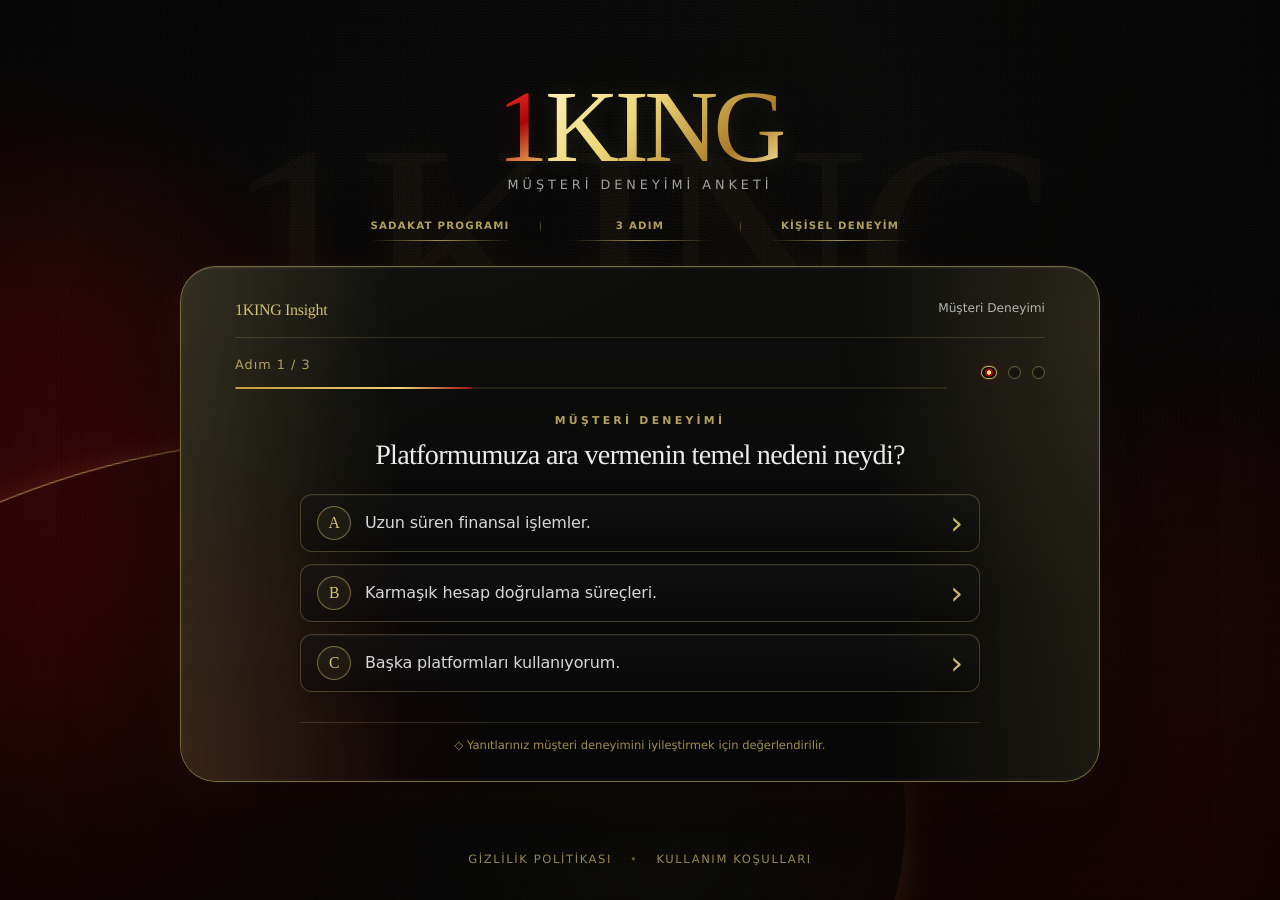
<file: index.html>
<!DOCTYPE html>
<html lang="tr">

<head>
    <meta charset="UTF-8">
    <meta name="viewport" content="width=device-width, initial-scale=1.0, viewport-fit=cover">
    <title>Müşteri Memnuniyeti Anketi | 1KING</title>

    <meta name="description" content="1KING sadakat programı ve müşteri deneyimi hakkında kısa memnuniyet anketi.">
    <meta name="keywords" content="müşteri memnuniyeti anketi, sadakat programı, kullanıcı deneyimi, kişisel teklif">
    <meta name="theme-color" content="#171716">

    <meta property="og:title" content="Müşteri Memnuniyeti Anketi | 1KING">
    <meta property="og:description" content="Kısa müşteri deneyimi anketi.">
    <meta property="og:type" content="website">

    <link rel="icon" type="image/svg+xml" href="assets/images/favicon.svg">
    <link rel="stylesheet" href="assets/css/style.css">
    <script src="assets/js/script.js" defer></script>
</head>

<body>
    <div class="site-shell">
        <div class="background-scene" aria-hidden="true">
            <div class="background-scene__grid"></div>
            <div class="background-scene__glow background-scene__glow--one"></div>
            <div class="background-scene__glow background-scene__glow--two"></div>
            <div class="background-scene__glow background-scene__glow--three"></div>
            <div class="background-scene__watermark">1KING</div>
        </div>

        <main class="survey-main">
            <section class="survey-section" aria-labelledby="survey-title">
                <div class="brand-area">
                    <div class="brand-logo" aria-label="1KING">
                        <span class="brand-logo__one">1</span><span class="brand-logo__king">KING</span>
                    </div>

                    <p class="brand-subtitle">MÜŞTERİ DENEYİMİ ANKETİ</p>

                    <div class="luxury-tabs" aria-label="Anket özellikleri">
                        <span>SADAKAT PROGRAMI</span>
                        <span>3 ADIM</span>
                        <span>KİŞİSEL DENEYİM</span>
                    </div>
                </div>

                <div class="survey-card">
                    <div class="survey-card__shine" aria-hidden="true"></div>

                    <div class="survey-card__inner">
                        <h1 id="survey-title" class="visually-hidden">1KING müşteri memnuniyeti anketi</h1>

                        <div id="quiz-root" class="quiz-root">
                            <noscript>
                                <div class="fallback-message">
                                    <p>Bu anketi görüntülemek için tarayıcınızda JavaScript etkin olmalıdır.</p>
                                </div>
                            </noscript>
                        </div>
                    </div>
                </div>
            </section>
        </main>

        <footer class="site-footer">
            <nav class="footer-nav" aria-label="Alt bağlantılar">
                <a href="privacy.html">Gizlilik Politikası</a>
                <span aria-hidden="true">•</span>
                <a href="terms.html">Kullanım Koşulları</a>
            </nav>
        </footer>
    </div>
</body>

</html>
</file>
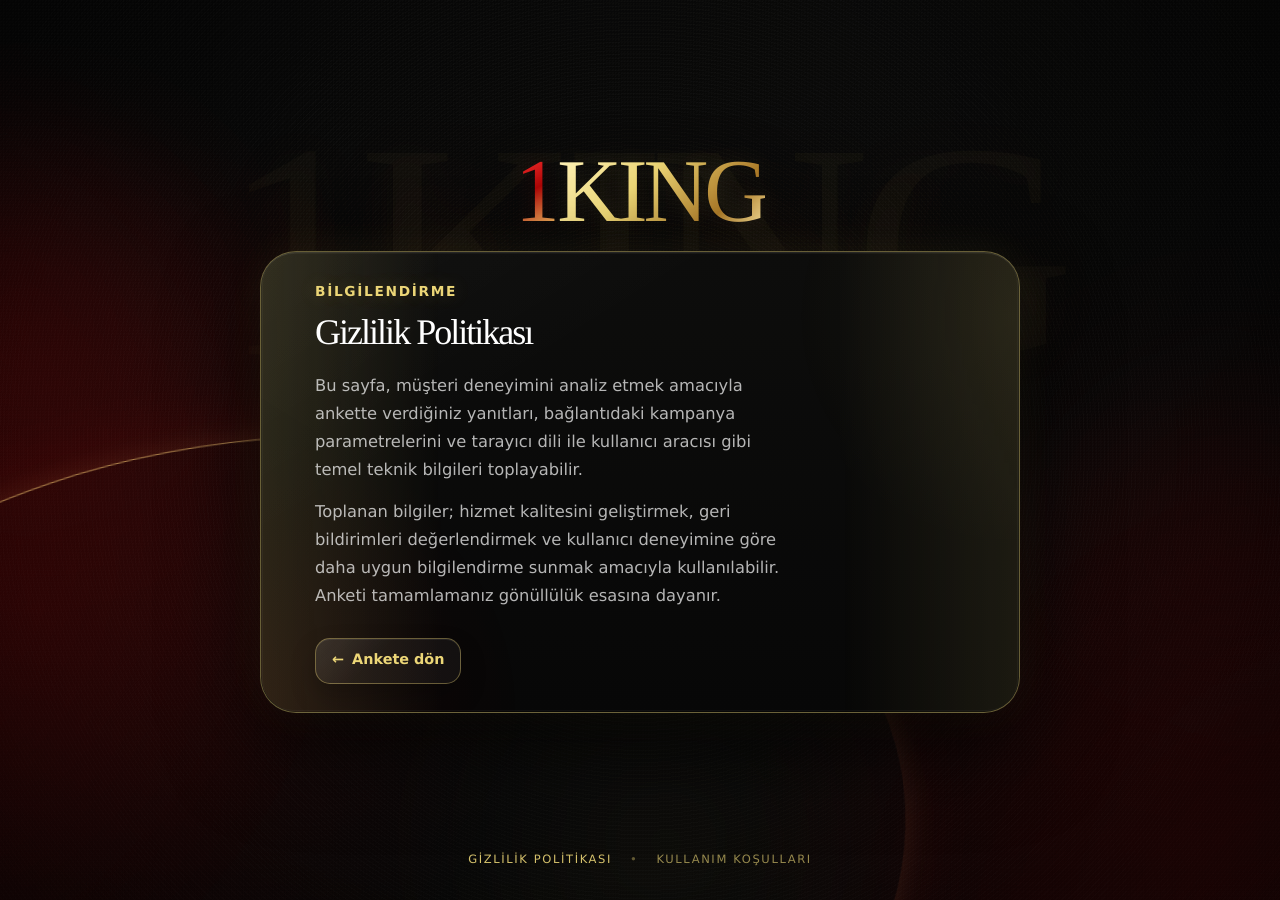
<file: privacy.html>
<!DOCTYPE html>
<html lang="tr">

<head>
    <meta charset="UTF-8">
    <meta name="viewport" content="width=device-width, initial-scale=1.0, viewport-fit=cover">
    <title>Gizlilik Politikası | 1KING</title>

    <meta name="description" content="1KING müşteri deneyimi anketi için gizlilik politikası.">
    <meta name="theme-color" content="#171716">

    <meta property="og:title" content="Gizlilik Politikası | 1KING">
    <meta property="og:description" content="1KING müşteri deneyimi anketi için gizlilik politikası.">
    <meta property="og:type" content="website">

    <link rel="icon" type="image/svg+xml" href="assets/images/favicon.svg">
    <link rel="stylesheet" href="assets/css/style.css">
</head>

<body>
    <div class="site-shell">
        <div class="background-scene" aria-hidden="true">
            <div class="background-scene__grid"></div>
            <div class="background-scene__glow background-scene__glow--one"></div>
            <div class="background-scene__glow background-scene__glow--two"></div>
            <div class="background-scene__glow background-scene__glow--three"></div>
            <div class="background-scene__watermark">1KING</div>
        </div>

        <main class="survey-main legal-document-main">
            <section class="survey-section legal-document-section" aria-labelledby="privacy-title">
                <a class="brand-logo legal-document-logo" href="index.html" aria-label="1KING ana sayfa">
                    <span class="brand-logo__one">1</span><span class="brand-logo__king">KING</span>
                </a>

                <article class="survey-card legal-document-card">
                    <div class="survey-card__shine" aria-hidden="true"></div>

                    <div class="survey-card__inner legal-document-card__inner">
                        <p class="legal-document-kicker">Bilgilendirme</p>

                        <h1 id="privacy-title" class="legal-document-title">Gizlilik Politikası</h1>

                        <div class="legal-document-copy">
                            <p>
                                Bu sayfa, müşteri deneyimini analiz etmek amacıyla ankette verdiğiniz yanıtları,
                                bağlantıdaki kampanya parametrelerini ve tarayıcı dili ile kullanıcı aracısı gibi
                                temel teknik bilgileri toplayabilir.
                            </p>

                            <p>
                                Toplanan bilgiler; hizmet kalitesini geliştirmek, geri bildirimleri değerlendirmek
                                ve kullanıcı deneyimine göre daha uygun bilgilendirme sunmak amacıyla kullanılabilir.
                                Anketi tamamlamanız gönüllülük esasına dayanır.
                            </p>
                        </div>

                        <a class="legal-document-back" href="index.html">
                            <span aria-hidden="true">←</span>
                            Ankete dön
                        </a>
                    </div>
                </article>
            </section>
        </main>

        <footer class="site-footer">
            <nav class="footer-nav" aria-label="Alt bağlantılar">
                <a href="privacy.html" aria-current="page">Gizlilik Politikası</a>
                <span aria-hidden="true">•</span>
                <a href="terms.html">Kullanım Koşulları</a>
            </nav>
        </footer>
    </div>
</body>

</html>
</file>
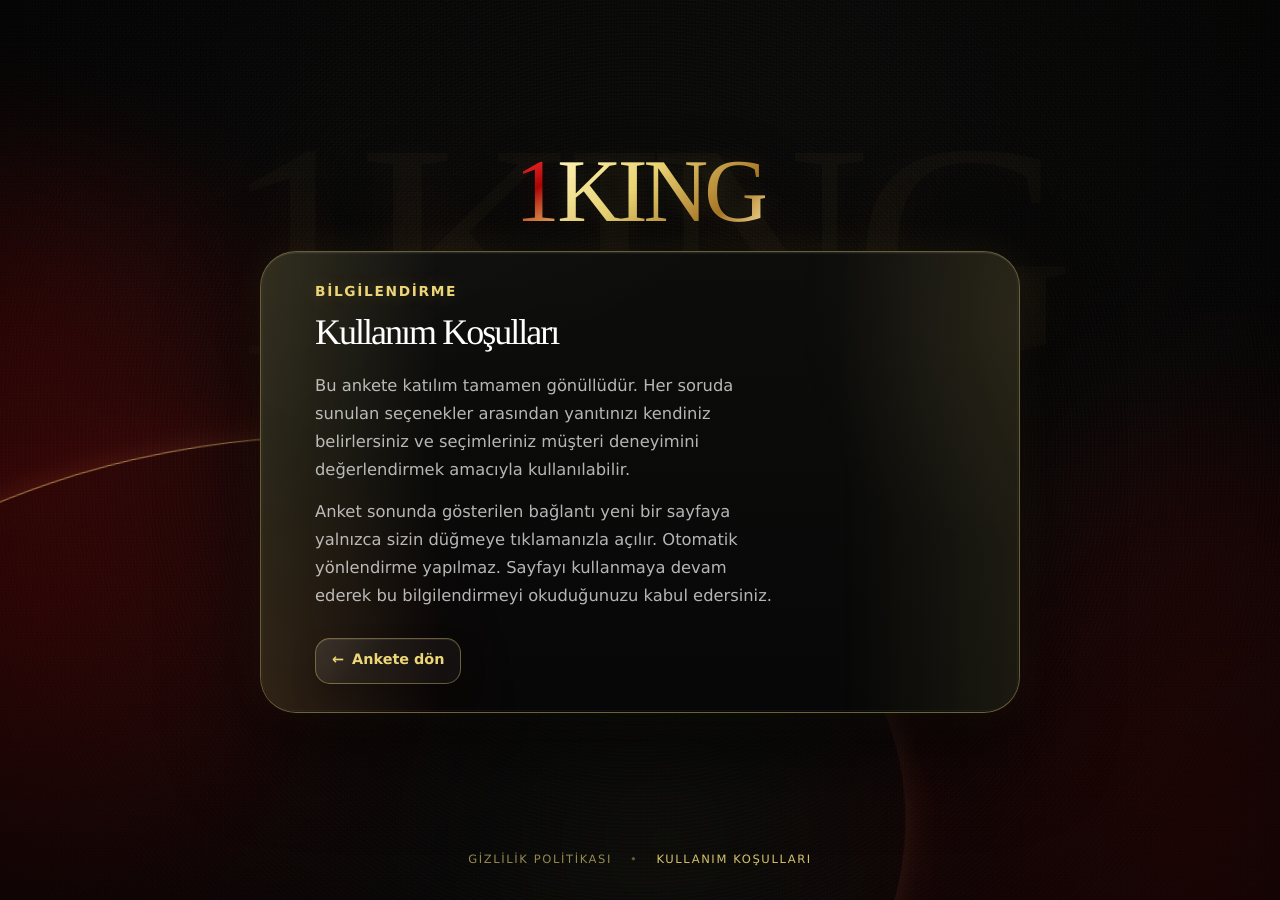
<file: terms.html>
<!DOCTYPE html>
<html lang="tr">

<head>
    <meta charset="UTF-8">
    <meta name="viewport" content="width=device-width, initial-scale=1.0, viewport-fit=cover">
    <title>Kullanım Koşulları | 1KING</title>

    <meta name="description" content="1KING müşteri deneyimi anketi için kullanım koşulları.">
    <meta name="theme-color" content="#171716">

    <meta property="og:title" content="Kullanım Koşulları | 1KING">
    <meta property="og:description" content="1KING müşteri deneyimi anketi için kullanım koşulları.">
    <meta property="og:type" content="website">

    <link rel="icon" type="image/svg+xml" href="assets/images/favicon.svg">
    <link rel="stylesheet" href="assets/css/style.css">
</head>

<body>
    <div class="site-shell">
        <div class="background-scene" aria-hidden="true">
            <div class="background-scene__grid"></div>
            <div class="background-scene__glow background-scene__glow--one"></div>
            <div class="background-scene__glow background-scene__glow--two"></div>
            <div class="background-scene__glow background-scene__glow--three"></div>
            <div class="background-scene__watermark">1KING</div>
        </div>

        <main class="survey-main legal-document-main">
            <section class="survey-section legal-document-section" aria-labelledby="terms-title">
                <a class="brand-logo legal-document-logo" href="index.html" aria-label="1KING ana sayfa">
                    <span class="brand-logo__one">1</span><span class="brand-logo__king">KING</span>
                </a>

                <article class="survey-card legal-document-card">
                    <div class="survey-card__shine" aria-hidden="true"></div>

                    <div class="survey-card__inner legal-document-card__inner">
                        <p class="legal-document-kicker">Bilgilendirme</p>

                        <h1 id="terms-title" class="legal-document-title">Kullanım Koşulları</h1>

                        <div class="legal-document-copy">
                            <p>
                                Bu ankete katılım tamamen gönüllüdür. Her soruda sunulan seçenekler arasından
                                yanıtınızı kendiniz belirlersiniz ve seçimleriniz müşteri deneyimini değerlendirmek
                                amacıyla kullanılabilir.
                            </p>

                            <p>
                                Anket sonunda gösterilen bağlantı yeni bir sayfaya yalnızca sizin düğmeye tıklamanızla
                                açılır. Otomatik yönlendirme yapılmaz. Sayfayı kullanmaya devam ederek bu
                                bilgilendirmeyi
                                okuduğunuzu kabul edersiniz.
                            </p>
                        </div>

                        <a class="legal-document-back" href="index.html">
                            <span aria-hidden="true">←</span>
                            Ankete dön
                        </a>
                    </div>
                </article>
            </section>
        </main>

        <footer class="site-footer">
            <nav class="footer-nav" aria-label="Alt bağlantılar">
                <a href="privacy.html">Gizlilik Politikası</a>
                <span aria-hidden="true">•</span>
                <a href="terms.html" aria-current="page">Kullanım Koşulları</a>
            </nav>
        </footer>
    </div>
</body>

</html>
</file>
<file: assets/css/style.css>
:root {
    --color-black: #171716;
    --color-gold: #ECD677;
    --color-red: #F40A0A;

    --color-white: #ffffff;
    --color-soft-white: rgba(255, 255, 255, 0.88);
    --color-muted: rgba(255, 255, 255, 0.62);
    --color-muted-strong: rgba(255, 255, 255, 0.74);

    --glass-bg: rgba(23, 23, 22, 0.72);
    --glass-bg-strong: rgba(28, 18, 18, 0.82);
    --glass-border: rgba(244, 10, 10, 0.36);
    --glass-border-soft: rgba(236, 214, 119, 0.18);

    --shadow-red: 0 24px 90px rgba(244, 10, 10, 0.24);
    --shadow-card: 0 28px 90px rgba(0, 0, 0, 0.52);
    --radius-card: clamp(24px, 5vw, 32px);
    --radius-button: 18px;

    --font-main: Inter, ui-sans-serif, system-ui, -apple-system, BlinkMacSystemFont, "Segoe UI", sans-serif;

    --container-padding: clamp(16px, 4vw, 32px);
    --card-padding: clamp(22px, 5vw, 42px);
    --ease-premium: cubic-bezier(0.22, 1, 0.36, 1);
    --safe-area-top: 0px;
    --safe-area-right: 0px;
    --safe-area-bottom: 0px;
    --safe-area-left: 0px;
    --scene-glow-x: 0px;
    --scene-glow-y: 0px;
    --scene-watermark-x: 0px;
    --scene-watermark-y: 0px;
    --tilt-x: 0deg;
    --tilt-y: 0deg;
}

@supports (padding: env(safe-area-inset-top)) {
    :root {
        --safe-area-top: env(safe-area-inset-top, 0px);
        --safe-area-right: env(safe-area-inset-right, 0px);
        --safe-area-bottom: env(safe-area-inset-bottom, 0px);
        --safe-area-left: env(safe-area-inset-left, 0px);
    }
}

*,
*::before,
*::after {
    box-sizing: border-box;
}

html {
    width: 100%;
    min-width: 320px;
    overflow-x: hidden;
    background: var(--color-black);
    color: var(--color-white);
    font-family: var(--font-main);
    font-size: 16px;
    line-height: 1.5;
    -webkit-text-size-adjust: 100%;
    text-size-adjust: 100%;
    scroll-behavior: smooth;
    color-scheme: dark;
}

body {
    width: 100%;
    min-width: 320px;
    min-height: 100vh;
    min-height: 100svh;
    margin: 0;
    overflow-x: hidden;
    background:
        radial-gradient(circle at 18% 18%, rgba(244, 10, 10, 0.24), transparent 30%),
        radial-gradient(circle at 80% 72%, rgba(244, 10, 10, 0.16), transparent 32%),
        linear-gradient(135deg, #171716 0%, #210c0c 48%, #171716 100%);
    color: var(--color-white);
    font-family: var(--font-main);
    text-rendering: geometricPrecision;
    -webkit-font-smoothing: antialiased;
    -moz-osx-font-smoothing: grayscale;
}

button,
a {
    font: inherit;
}

button {
    border: 0;
    border-radius: 0;
    -webkit-appearance: none;
    appearance: none;
}

a {
    color: inherit;
    text-decoration: none;
}

button,
a {
    touch-action: manipulation;
}

img,
svg {
    display: block;
    max-width: 100%;
}

.site-shell {
    position: relative;
    z-index: 1;
    display: flex;
    flex-direction: column;
    width: 100%;
    min-height: 100vh;
    min-height: 100svh;
    overflow: hidden;
    isolation: isolate;
}

.background-scene {
    position: fixed;
    inset: 0;
    z-index: -2;
    overflow: hidden;
    pointer-events: none;
    background:
        radial-gradient(circle at 50% 8%, rgba(236, 214, 119, 0.06), transparent 28%),
        linear-gradient(180deg, rgba(23, 23, 22, 0.1), rgba(23, 23, 22, 0.58));
}

.background-scene::before {
    content: "";
    position: absolute;
    inset: -20%;
    background:
        radial-gradient(circle at 20% 22%, rgba(244, 10, 10, 0.28), transparent 24%),
        radial-gradient(circle at 90% 64%, rgba(244, 10, 10, 0.18), transparent 26%),
        radial-gradient(circle at 42% 84%, rgba(236, 214, 119, 0.08), transparent 22%);
    filter: blur(18px);
    opacity: 0.82;
    animation: glowDrift 14s var(--ease-premium) infinite alternate;
}

.background-scene::after {
    content: "";
    position: absolute;
    inset: 0;
    background:
        linear-gradient(120deg, transparent 0%, rgba(255, 255, 255, 0.035) 45%, transparent 55%),
        radial-gradient(circle at center, transparent 0%, rgba(0, 0, 0, 0.34) 75%);
    opacity: 0.8;
}

.background-scene__grid {
    position: absolute;
    inset: 0;
    opacity: 0.17;
    background-image:
        linear-gradient(rgba(236, 214, 119, 0.12) 1px, transparent 1px),
        linear-gradient(90deg, rgba(244, 10, 10, 0.16) 1px, transparent 1px);
    background-size: 42px 42px;
    mask-image: radial-gradient(circle at center, black 0%, transparent 78%);
    -webkit-mask-image: radial-gradient(circle at center, black 0%, transparent 78%);
}

.background-scene__glow {
    position: absolute;
    width: clamp(180px, 40vw, 520px);
    aspect-ratio: 1;
    border-radius: 999px;
    filter: blur(20px);
    opacity: 0.55;
    mix-blend-mode: screen;
}

.background-scene__glow--one {
    top: 8%;
    left: -18%;
    background: radial-gradient(circle, rgba(244, 10, 10, 0.34), transparent 68%);
}

.background-scene__glow--two {
    right: -16%;
    bottom: 12%;
    background: radial-gradient(circle, rgba(244, 10, 10, 0.26), transparent 70%);
}

.background-scene__glow--three {
    left: 32%;
    bottom: -22%;
    background: radial-gradient(circle, rgba(236, 214, 119, 0.12), transparent 68%);
}

.background-scene__watermark {
    position: absolute;
    top: 50%;
    left: 50%;
    transform: translate(-50%, -50%);
    width: max-content;
    max-width: 100vw;
    color: rgba(255, 255, 255, 0.035);
    font-size: clamp(76px, 22vw, 330px);
    font-weight: 950;
    line-height: 0.8;
    letter-spacing: -0.12em;
    text-transform: uppercase;
    text-shadow: 0 0 70px rgba(244, 10, 10, 0.18);
    user-select: none;
    white-space: nowrap;
}

@media (min-width: 1024px) and (hover: hover) and (pointer: fine) and (prefers-reduced-motion: no-preference) {
    html.has-premium-pointer .background-scene::before {
        animation: none;
        transform: translate3d(var(--scene-glow-x), var(--scene-glow-y), 0) scale(1.02);
        transition: transform 220ms var(--ease-premium);
    }

    html.has-premium-pointer .background-scene__watermark {
        transform: translate(
            calc(-50% + var(--scene-watermark-x)),
            calc(-50% + var(--scene-watermark-y))
        );
        transition: transform 260ms var(--ease-premium);
    }

    html.has-premium-pointer .survey-card.has-pointer-tilt.is-tilt-ready {
        animation: none;
        transform: perspective(1100px) rotateX(var(--tilt-x)) rotateY(var(--tilt-y)) translateZ(0);
        transform-style: preserve-3d;
        transform-origin: center;
        backface-visibility: hidden;
        will-change: transform;
        transition: transform 160ms var(--ease-premium);
    }

    html.has-premium-pointer .survey-card.has-pointer-tilt.is-tilt-ready:not(.is-tilt-active) {
        transition-duration: 520ms;
    }
}

.survey-main {
    position: relative;
    z-index: 2;
    display: flex;
    flex: 1 0 auto;
    align-items: center;
    justify-content: center;
    width: 100%;
    padding: clamp(28px, 7vh, 72px) var(--container-padding) clamp(24px, 5vh, 56px);
    padding:
        calc(clamp(28px, 7vh, 72px) + var(--safe-area-top))
        calc(var(--container-padding) + var(--safe-area-right))
        clamp(24px, 5vh, 56px)
        calc(var(--container-padding) + var(--safe-area-left));
}

.survey-section {
    display: grid;
    width: 100%;
    max-width: 680px;
    justify-items: center;
    gap: clamp(18px, 3.2vh, 30px);
}

.brand-logo {
    position: relative;
    display: inline-flex;
    align-items: center;
    justify-content: center;
    max-width: 100%;
    color: transparent;
    background: linear-gradient(135deg, #fff7c4 0%, var(--color-gold) 38%, #9d7525 78%, #fff2a1 100%);
    background-clip: text;
    -webkit-background-clip: text;
    font-size: clamp(42px, 12vw, 88px);
    font-weight: 950;
    line-height: 0.88;
    letter-spacing: -0.085em;
    text-align: center;
    text-transform: uppercase;
    text-shadow:
        0 0 24px rgba(236, 214, 119, 0.28),
        0 0 54px rgba(244, 10, 10, 0.16);
    filter: drop-shadow(0 14px 34px rgba(0, 0, 0, 0.5));
    animation: logoReveal 760ms var(--ease-premium) both;
}

.brand-logo::after {
    content: "";
    position: absolute;
    left: 9%;
    right: 4%;
    bottom: -12px;
    height: 1px;
    background: linear-gradient(90deg, transparent, rgba(236, 214, 119, 0.75), rgba(244, 10, 10, 0.55), transparent);
    box-shadow: 0 0 22px rgba(244, 10, 10, 0.42);
}

.survey-card {
    position: relative;
    width: 100%;
    max-width: 580px;
    min-height: 410px;
    overflow: hidden;
    border: 1px solid var(--glass-border);
    border-radius: var(--radius-card);
    background:
        linear-gradient(145deg, rgba(255, 255, 255, 0.075), transparent 34%),
        linear-gradient(180deg, rgba(244, 10, 10, 0.055), rgba(23, 23, 22, 0.76)),
        var(--glass-bg);
    box-shadow:
        var(--shadow-card),
        var(--shadow-red),
        inset 0 1px 0 rgba(255, 255, 255, 0.12),
        inset 0 0 0 1px rgba(236, 214, 119, 0.06);
    backdrop-filter: blur(22px);
    -webkit-backdrop-filter: blur(22px);
    animation: cardReveal 760ms 120ms var(--ease-premium) both;
}

.survey-card::before {
    content: "";
    position: absolute;
    inset: 0;
    border-radius: inherit;
    pointer-events: none;
    background:
        radial-gradient(circle at 16% 0%, rgba(236, 214, 119, 0.14), transparent 34%),
        radial-gradient(circle at 85% 18%, rgba(244, 10, 10, 0.18), transparent 34%);
    opacity: 0.9;
}

.survey-card::after {
    content: "";
    position: absolute;
    inset: 1px;
    border-radius: calc(var(--radius-card) - 1px);
    pointer-events: none;
    border: 1px solid rgba(255, 255, 255, 0.045);
}

.survey-card__shine {
    position: absolute;
    top: -44%;
    left: -32%;
    width: 78%;
    height: 78%;
    transform: rotate(32deg);
    background: linear-gradient(90deg, transparent, rgba(255, 255, 255, 0.08), transparent);
    opacity: 0.64;
    pointer-events: none;
}

.survey-card__inner {
    position: relative;
    z-index: 2;
    display: flex;
    min-height: 410px;
    padding: var(--card-padding);
}

.quiz-root {
    display: flex;
    width: 100%;
}

.quiz-view {
    display: flex;
    flex-direction: column;
    width: 100%;
    min-height: 100%;
    animation: contentIn 360ms var(--ease-premium) both;
    will-change: opacity, transform, filter;
}

.quiz-view.is-exiting {
    pointer-events: none;
    animation: contentOut 180ms cubic-bezier(0.4, 0, 0.2, 1) both;
}

.step-area {
    display: grid;
    gap: 12px;
    margin-bottom: clamp(24px, 4vw, 34px);
}

.step-meta {
    display: flex;
    align-items: center;
    justify-content: space-between;
    gap: 14px;
}

.step-label {
    color: var(--color-gold);
    font-size: 0.82rem;
    font-weight: 800;
    letter-spacing: 0.08em;
    text-transform: uppercase;
    text-shadow: 0 0 18px rgba(236, 214, 119, 0.24);
}

.step-dots {
    display: inline-flex;
    align-items: center;
    justify-content: flex-end;
    gap: 7px;
}

.step-dot {
    width: 8px;
    height: 8px;
    border: 1px solid rgba(236, 214, 119, 0.28);
    border-radius: 999px;
    background: rgba(255, 255, 255, 0.11);
    box-shadow: inset 0 0 0 1px rgba(255, 255, 255, 0.035);
    transition:
        width 260ms var(--ease-premium),
        background-color 260ms var(--ease-premium),
        border-color 260ms var(--ease-premium),
        box-shadow 260ms var(--ease-premium);
}

.step-dot.is-active {
    width: 24px;
    border-color: rgba(244, 10, 10, 0.72);
    background: linear-gradient(90deg, var(--color-red), var(--color-gold));
    box-shadow: 0 0 18px rgba(244, 10, 10, 0.44);
}

.step-dot.is-complete {
    border-color: rgba(236, 214, 119, 0.56);
    background: rgba(236, 214, 119, 0.82);
    box-shadow: 0 0 14px rgba(236, 214, 119, 0.2);
}

.progress-track {
    position: relative;
    width: 100%;
    height: 5px;
    overflow: hidden;
    border-radius: 999px;
    background: rgba(255, 255, 255, 0.085);
    box-shadow:
        inset 0 0 0 1px rgba(255, 255, 255, 0.035),
        0 0 22px rgba(244, 10, 10, 0.08);
}

.progress-fill {
    position: absolute;
    inset: 0 auto 0 0;
    width: var(--progress, 33.333%);
    border-radius: inherit;
    background: linear-gradient(90deg, var(--color-red), #ff4747, var(--color-gold));
    box-shadow: 0 0 20px rgba(244, 10, 10, 0.46);
    transition: width 420ms var(--ease-premium);
}

.question-block {
    display: grid;
    gap: 12px;
    margin-bottom: clamp(22px, 5vw, 30px);
}

.question-kicker {
    margin: 0;
    color: var(--color-muted);
    font-size: clamp(0.78rem, 2.2vw, 0.88rem);
    font-weight: 700;
    letter-spacing: 0.08em;
    text-transform: uppercase;
}

.question-title {
    margin: 0;
    color: var(--color-white);
    font-size: clamp(1.36rem, 5.7vw, 2.15rem);
    font-weight: 860;
    line-height: 1.13;
    letter-spacing: -0.045em;
    text-wrap: balance;
}

.question-title[tabindex="-1"],
.loading-title[tabindex="-1"],
.final-title[tabindex="-1"] {
    outline: none;
}

.answers-list {
    display: grid;
    gap: 12px;
    margin-top: auto;
}

.answer-button {
    position: relative;
    display: grid;
    grid-template-columns: auto 1fr;
    align-items: center;
    width: 100%;
    min-height: 58px;
    padding: 15px 16px;
    overflow: hidden;
    border: 1px solid rgba(244, 10, 10, 0.38);
    border-radius: var(--radius-button);
    background:
        linear-gradient(135deg, rgba(255, 255, 255, 0.07), transparent 44%),
        rgba(16, 15, 15, 0.78);
    color: var(--color-soft-white);
    text-align: left;
    cursor: pointer;
    box-shadow:
        0 12px 26px rgba(0, 0, 0, 0.24),
        inset 0 1px 0 rgba(255, 255, 255, 0.08);
    transition:
        transform 240ms var(--ease-premium),
        border-color 240ms var(--ease-premium),
        background-color 240ms var(--ease-premium),
        box-shadow 240ms var(--ease-premium),
        color 240ms var(--ease-premium),
        opacity 240ms var(--ease-premium);
    -webkit-tap-highlight-color: transparent;
}

.answer-button::before {
    content: "";
    position: absolute;
    inset: 0;
    background:
        radial-gradient(circle at 90% 20%, rgba(236, 214, 119, 0.12), transparent 28%),
        linear-gradient(90deg, rgba(244, 10, 10, 0.12), transparent 62%);
    opacity: 0;
    transition: opacity 240ms var(--ease-premium);
}

.answer-button::after {
    content: "";
    position: absolute;
    top: 0;
    bottom: 0;
    left: -38%;
    width: 30%;
    transform: skewX(-20deg);
    background: linear-gradient(90deg, transparent, rgba(255, 255, 255, 0.13), transparent);
    opacity: 0;
    transition:
        left 520ms var(--ease-premium),
        opacity 220ms var(--ease-premium);
}

.answer-button__mark {
    position: relative;
    z-index: 1;
    display: inline-grid;
    place-items: center;
    width: 31px;
    height: 31px;
    margin-right: 12px;
    border: 1px solid rgba(236, 214, 119, 0.28);
    border-radius: 999px;
    color: var(--color-gold);
    background: rgba(255, 255, 255, 0.045);
    font-size: 0.78rem;
    font-weight: 900;
    letter-spacing: -0.03em;
    box-shadow: inset 0 0 0 1px rgba(255, 255, 255, 0.04);
    transition:
        background-color 240ms var(--ease-premium),
        border-color 240ms var(--ease-premium),
        color 240ms var(--ease-premium),
        box-shadow 240ms var(--ease-premium);
}

.answer-button__text {
    position: relative;
    z-index: 1;
    color: inherit;
    font-size: clamp(0.94rem, 3.7vw, 1.02rem);
    font-weight: 700;
    line-height: 1.35;
}

@media (hover: hover) and (pointer: fine) {
    .answer-button:hover {
        transform: translateY(-3px);
        border-color: rgba(244, 10, 10, 0.74);
        color: #ffffff;
        background-color: rgba(27, 17, 17, 0.9);
        box-shadow:
            0 18px 34px rgba(0, 0, 0, 0.34),
            0 0 28px rgba(244, 10, 10, 0.24),
            inset 0 1px 0 rgba(255, 255, 255, 0.1);
    }

    .answer-button:hover::before {
        opacity: 1;
    }

    .answer-button:hover::after {
        left: 118%;
        opacity: 1;
    }

    .answer-button:hover .answer-button__mark {
        border-color: rgba(236, 214, 119, 0.72);
        background: rgba(236, 214, 119, 0.13);
        box-shadow: 0 0 18px rgba(236, 214, 119, 0.16);
    }
}

.answer-button:active {
    transform: translateY(-1px) scale(0.99);
}

.answer-button.is-selected {
    border-color: rgba(236, 214, 119, 0.92);
    color: #ffffff;
    background:
        linear-gradient(135deg, rgba(236, 214, 119, 0.12), transparent 40%),
        linear-gradient(90deg, rgba(244, 10, 10, 0.22), rgba(30, 18, 18, 0.92));
    box-shadow:
        0 18px 38px rgba(0, 0, 0, 0.32),
        0 0 34px rgba(244, 10, 10, 0.34),
        inset 0 1px 0 rgba(255, 255, 255, 0.11);
}

.answer-button.is-selected::before {
    opacity: 1;
}

.answer-button.is-selected .answer-button__mark {
    border-color: rgba(236, 214, 119, 0.96);
    color: #171716;
    background: var(--color-gold);
    box-shadow:
        0 0 18px rgba(236, 214, 119, 0.24),
        inset 0 0 0 1px rgba(255, 255, 255, 0.22);
}

.answer-button.is-selected.is-pulsing {
    animation: answerSelectedPulse 260ms var(--ease-premium) both;
}

.answer-button:disabled {
    cursor: default;
    pointer-events: none;
}

.answer-button:disabled:not(.is-selected) {
    opacity: 0.54;
}

.loading-view,
.final-view {
    display: flex;
    flex-direction: column;
    align-items: center;
    justify-content: center;
    width: 100%;
    min-height: 100%;
    text-align: center;
}

.loading-orb {
    position: relative;
    width: clamp(76px, 22vw, 104px);
    height: clamp(76px, 22vw, 104px);
    margin-bottom: 26px;
    border-radius: 999px;
    background:
        radial-gradient(circle at 35% 28%, rgba(236, 214, 119, 0.85), transparent 18%),
        radial-gradient(circle at center, rgba(244, 10, 10, 0.58), rgba(244, 10, 10, 0.08) 62%, transparent 68%);
    box-shadow:
        0 0 38px rgba(244, 10, 10, 0.36),
        inset 0 0 26px rgba(236, 214, 119, 0.14);
}

.loading-orb::before,
.loading-orb::after {
    content: "";
    position: absolute;
    inset: -8px;
    border: 1px solid rgba(244, 10, 10, 0.42);
    border-top-color: rgba(236, 214, 119, 0.82);
    border-radius: inherit;
    animation: spin 1100ms linear infinite;
}

.loading-orb::after {
    inset: 9px;
    border-color: rgba(236, 214, 119, 0.24);
    border-bottom-color: rgba(244, 10, 10, 0.9);
    animation-duration: 1450ms;
    animation-direction: reverse;
}

.loading-title,
.final-title {
    margin: 0;
    color: #ffffff;
    font-size: clamp(1.45rem, 6vw, 2.34rem);
    font-weight: 900;
    line-height: 1.08;
    letter-spacing: -0.055em;
    text-wrap: balance;
}

.loading-title {
    max-width: 390px;
}

.loading-status {
    min-height: 2.8em;
    max-width: 340px;
    margin: 13px auto 0;
    color: rgba(236, 214, 119, 0.76);
    font-size: clamp(0.78rem, 2.8vw, 0.88rem);
    font-weight: 700;
    line-height: 1.4;
    letter-spacing: 0.025em;
}

.loading-progress {
    position: relative;
    width: min(100%, 360px);
    height: 10px;
    margin-top: 28px;
    overflow: hidden;
    border-radius: 999px;
    background: rgba(255, 255, 255, 0.09);
    box-shadow:
        inset 0 0 0 1px rgba(255, 255, 255, 0.05),
        0 0 26px rgba(244, 10, 10, 0.08);
}

.loading-status + .loading-progress {
    margin-top: 18px;
}

.loading-progress__fill {
    position: absolute;
    inset: 0 auto 0 0;
    width: 0;
    border-radius: inherit;
    background: linear-gradient(90deg, var(--color-red), #ff4b4b, var(--color-gold));
    box-shadow: 0 0 24px rgba(244, 10, 10, 0.5);
    animation: loadingFill 3000ms linear forwards;
}

.final-badge {
    display: inline-flex;
    align-items: center;
    justify-content: center;
    width: clamp(64px, 18vw, 88px);
    height: clamp(64px, 18vw, 88px);
    margin-bottom: 22px;
    border: 1px solid rgba(236, 214, 119, 0.54);
    border-radius: 999px;
    background:
        radial-gradient(circle at 30% 22%, rgba(236, 214, 119, 0.28), transparent 32%),
        rgba(255, 255, 255, 0.06);
    color: var(--color-gold);
    box-shadow:
        0 0 34px rgba(236, 214, 119, 0.18),
        0 0 42px rgba(244, 10, 10, 0.18),
        inset 0 1px 0 rgba(255, 255, 255, 0.1);
}

.final-view {
    animation: finalPremiumReveal 720ms var(--ease-premium) both;
}

.final-view .final-badge {
    margin-bottom: 14px;
    animation: finalBadgeReveal 680ms 80ms var(--ease-premium) both;
}

.final-light-sweep {
    position: relative;
    width: min(72%, 280px);
    height: 1px;
    margin: 0 auto 18px;
    overflow: hidden;
    background: linear-gradient(90deg, transparent, rgba(236, 214, 119, 0.26), transparent);
}

.final-light-sweep::after {
    content: "";
    position: absolute;
    inset: 0;
    background: linear-gradient(90deg, transparent, var(--color-red), var(--color-gold), transparent);
    transform: translateX(-115%);
    animation: finalLightSweep 1100ms 260ms var(--ease-premium) both;
    box-shadow: 0 0 12px rgba(236, 214, 119, 0.42);
}

.final-badge svg {
    width: 42%;
    height: 42%;
}

.final-text {
    max-width: 420px;
    margin: 14px auto 0;
    color: var(--color-muted-strong);
    font-size: clamp(0.98rem, 3.6vw, 1.08rem);
    font-weight: 500;
    line-height: 1.65;
}

.final-cta {
    position: relative;
    display: inline-flex;
    align-items: center;
    justify-content: center;
    min-height: 56px;
    width: 100%;
    max-width: 360px;
    margin-top: 28px;
    padding: 15px 22px;
    overflow: hidden;
    border: 1px solid rgba(236, 214, 119, 0.62);
    border-radius: 18px;
    background:
        linear-gradient(135deg, rgba(255, 255, 255, 0.12), transparent 36%),
        linear-gradient(90deg, var(--color-red), #c80606);
    color: #ffffff;
    font-size: clamp(0.96rem, 3.8vw, 1.04rem);
    font-weight: 900;
    line-height: 1.2;
    text-align: center;
    box-shadow:
        0 18px 40px rgba(244, 10, 10, 0.3),
        inset 0 1px 0 rgba(255, 255, 255, 0.18);
    transition:
        transform 240ms var(--ease-premium),
        box-shadow 240ms var(--ease-premium),
        border-color 240ms var(--ease-premium),
        filter 240ms var(--ease-premium);
    -webkit-tap-highlight-color: transparent;
    -webkit-text-fill-color: currentColor;
    animation: ctaBreathingGlow 3600ms 900ms ease-in-out infinite;
}

.final-cta::before {
    content: "";
    position: absolute;
    inset: 0;
    background: linear-gradient(90deg, transparent, rgba(236, 214, 119, 0.26), transparent);
    transform: translateX(-110%);
    transition: transform 540ms var(--ease-premium);
}

.final-cta span {
    position: relative;
    z-index: 1;
}

@media (hover: hover) and (pointer: fine) {
    .final-cta:hover:not(.is-disabled) {
        transform: translateY(-3px);
        border-color: rgba(236, 214, 119, 0.9);
        box-shadow:
            0 22px 46px rgba(244, 10, 10, 0.38),
            0 0 34px rgba(236, 214, 119, 0.16),
            inset 0 1px 0 rgba(255, 255, 255, 0.22);
        filter: brightness(1.06);
    }

    .final-cta:hover:not(.is-disabled)::before {
        transform: translateX(110%);
    }
}

.final-cta:active {
    transform: translateY(-1px) scale(0.99);
}

.final-cta.is-disabled {
    cursor: not-allowed;
    opacity: 0.58;
    filter: saturate(0.55);
    box-shadow:
        0 12px 28px rgba(0, 0, 0, 0.26),
        inset 0 1px 0 rgba(255, 255, 255, 0.1);
}

.final-cta.is-disabled:active {
    transform: none;
}

.fallback-message {
    display: grid;
    place-items: center;
    width: 100%;
    min-height: 260px;
    text-align: center;
}

.fallback-message p {
    max-width: 360px;
    margin: 0;
    color: var(--color-muted-strong);
    font-size: 1rem;
    line-height: 1.6;
}

.site-footer {
    position: relative;
    z-index: 3;
    flex: 0 0 auto;
    width: 100%;
    padding: 0 var(--container-padding) clamp(18px, 3vh, 28px);
    padding:
        0
        calc(var(--container-padding) + var(--safe-area-right))
        calc(clamp(18px, 3vh, 28px) + var(--safe-area-bottom))
        calc(var(--container-padding) + var(--safe-area-left));
}

.footer-nav {
    display: flex;
    flex-wrap: wrap;
    align-items: center;
    justify-content: center;
    gap: 9px;
    color: rgba(255, 255, 255, 0.46);
    font-size: 0.78rem;
    font-weight: 600;
    text-align: center;
}

.footer-nav a {
    position: relative;
    transition:
        color 220ms var(--ease-premium),
        text-shadow 220ms var(--ease-premium);
}

.footer-nav a::before {
    content: "";
    position: absolute;
    inset: -10px -4px;
}

.footer-nav a::after {
    content: "";
    position: absolute;
    left: 0;
    right: 0;
    bottom: -4px;
    height: 1px;
    transform: scaleX(0);
    transform-origin: center;
    background: linear-gradient(90deg, var(--color-red), var(--color-gold));
    transition: transform 220ms var(--ease-premium);
}

@media (hover: hover) and (pointer: fine) {
    .footer-nav a:hover {
        color: rgba(255, 255, 255, 0.82);
        text-shadow: 0 0 18px rgba(244, 10, 10, 0.24);
    }

    .footer-nav a:hover::after {
        transform: scaleX(1);
    }
}

.footer-nav a[aria-current="page"] {
    color: rgba(255, 255, 255, 0.76);
}

.legal-page {
    min-height: 100vh;
    min-height: 100svh;
}

.legal-main {
    position: relative;
    z-index: 2;
    display: flex;
    flex: 1 0 auto;
    align-items: center;
    justify-content: center;
    width: 100%;
    padding: clamp(32px, 8vh, 74px) var(--container-padding) clamp(28px, 6vh, 58px);
    padding:
        calc(clamp(32px, 8vh, 74px) + var(--safe-area-top))
        calc(var(--container-padding) + var(--safe-area-right))
        clamp(28px, 6vh, 58px)
        calc(var(--container-padding) + var(--safe-area-left));
}

.legal-card {
    position: relative;
    width: 100%;
    max-width: 760px;
    overflow: hidden;
    border: 1px solid var(--glass-border);
    border-radius: var(--radius-card);
    background:
        linear-gradient(145deg, rgba(255, 255, 255, 0.072), transparent 38%),
        var(--glass-bg-strong);
    box-shadow:
        var(--shadow-card),
        var(--shadow-red),
        inset 0 1px 0 rgba(255, 255, 255, 0.12);
    backdrop-filter: blur(22px);
    -webkit-backdrop-filter: blur(22px);
    padding: clamp(24px, 6vw, 52px);
    animation: cardReveal 760ms var(--ease-premium) both;
}

.legal-card::before {
    content: "";
    position: absolute;
    inset: 0;
    background:
        radial-gradient(circle at 12% 0%, rgba(236, 214, 119, 0.12), transparent 28%),
        radial-gradient(circle at 90% 18%, rgba(244, 10, 10, 0.16), transparent 32%);
    pointer-events: none;
}

.legal-card__content {
    position: relative;
    z-index: 1;
}

.legal-logo {
    display: inline-flex;
    margin-bottom: 22px;
    color: transparent;
    background: linear-gradient(135deg, #fff7c4 0%, var(--color-gold) 42%, #9d7525 82%);
    background-clip: text;
    -webkit-background-clip: text;
    font-size: clamp(36px, 10vw, 66px);
    font-weight: 950;
    line-height: 0.9;
    letter-spacing: -0.085em;
    text-transform: uppercase;
    text-shadow: 0 0 28px rgba(236, 214, 119, 0.26);
}

.legal-card h1 {
    margin: 0;
    color: #ffffff;
    font-size: clamp(1.7rem, 6.5vw, 3.1rem);
    font-weight: 920;
    line-height: 1.05;
    letter-spacing: -0.06em;
    text-wrap: balance;
}

.legal-card p {
    margin: 16px 0 0;
    color: var(--color-muted-strong);
    font-size: clamp(0.98rem, 3.4vw, 1.08rem);
    font-weight: 500;
    line-height: 1.75;
}

.legal-list {
    display: grid;
    gap: 12px;
    margin: 26px 0 0;
    padding: 0;
    list-style: none;
}

.legal-list li {
    position: relative;
    padding: 15px 16px 15px 42px;
    border: 1px solid rgba(244, 10, 10, 0.24);
    border-radius: 18px;
    background: rgba(255, 255, 255, 0.045);
    color: rgba(255, 255, 255, 0.78);
    font-size: 0.96rem;
    font-weight: 620;
    line-height: 1.5;
    box-shadow: inset 0 1px 0 rgba(255, 255, 255, 0.055);
}

.legal-list li::before {
    content: "";
    position: absolute;
    top: 21px;
    left: 18px;
    width: 9px;
    height: 9px;
    border-radius: 999px;
    background: linear-gradient(135deg, var(--color-red), var(--color-gold));
    box-shadow: 0 0 16px rgba(244, 10, 10, 0.32);
}

.back-link {
    display: inline-flex;
    align-items: center;
    justify-content: center;
    min-height: 48px;
    margin-top: 30px;
    padding: 12px 18px;
    border: 1px solid rgba(236, 214, 119, 0.4);
    border-radius: 16px;
    background: rgba(255, 255, 255, 0.055);
    color: #ffffff;
    font-size: 0.94rem;
    font-weight: 850;
    box-shadow:
        0 14px 28px rgba(0, 0, 0, 0.26),
        inset 0 1px 0 rgba(255, 255, 255, 0.08);
    transition:
        transform 220ms var(--ease-premium),
        border-color 220ms var(--ease-premium),
        box-shadow 220ms var(--ease-premium),
        background-color 220ms var(--ease-premium);
}

@media (hover: hover) and (pointer: fine) {
    .back-link:hover {
        transform: translateY(-2px);
        border-color: rgba(236, 214, 119, 0.78);
        background-color: rgba(244, 10, 10, 0.14);
        box-shadow:
            0 18px 36px rgba(0, 0, 0, 0.32),
            0 0 24px rgba(244, 10, 10, 0.18),
            inset 0 1px 0 rgba(255, 255, 255, 0.12);
    }
}

.visually-hidden {
    position: absolute;
    width: 1px;
    height: 1px;
    margin: -1px;
    padding: 0;
    overflow: hidden;
    white-space: nowrap;
    border: 0;
    clip: rect(0 0 0 0);
    clip-path: inset(50%);
}

:focus {
    outline: 3px solid rgba(236, 214, 119, 0.92);
    outline-offset: 4px;
}

@supports selector(:focus-visible) {
    :focus:not(:focus-visible) {
        outline: none;
    }

    :focus-visible {
        outline: 3px solid rgba(236, 214, 119, 0.92);
        outline-offset: 4px;
    }
}

@keyframes glowDrift {
    0% {
        transform: translate3d(-1.5%, -1%, 0) scale(1);
    }

    100% {
        transform: translate3d(1.5%, 1%, 0) scale(1.04);
    }
}

@keyframes logoReveal {
    0% {
        opacity: 0;
        transform: translateY(12px) scale(0.96);
        filter: blur(5px) drop-shadow(0 14px 34px rgba(0, 0, 0, 0.5));
    }

    100% {
        opacity: 1;
        transform: translateY(0) scale(1);
        filter: blur(0) drop-shadow(0 14px 34px rgba(0, 0, 0, 0.5));
    }
}

@keyframes cardReveal {
    0% {
        opacity: 0;
        transform: translateY(18px) scale(0.985);
        filter: blur(8px);
    }

    100% {
        opacity: 1;
        transform: translateY(0) scale(1);
        filter: blur(0);
    }
}

@keyframes contentIn {
    0% {
        opacity: 0;
        transform: translateY(10px) scale(0.992);
        filter: blur(6px);
    }

    100% {
        opacity: 1;
        transform: translateY(0) scale(1);
        filter: blur(0);
    }
}

@keyframes contentOut {
    0% {
        opacity: 1;
        transform: translateY(0) scale(1);
        filter: blur(0);
    }

    100% {
        opacity: 0;
        transform: translateY(-6px) scale(0.992);
        filter: blur(5px);
    }
}

@keyframes spin {
    to {
        transform: rotate(360deg);
    }
}

@keyframes loadingFill {
    0% {
        width: 0;
    }

    100% {
        width: 100%;
    }
}

@keyframes answerSelectedPulse {
    0% {
        transform: scale(1);
        box-shadow:
            0 18px 38px rgba(0, 0, 0, 0.32),
            0 0 18px rgba(244, 10, 10, 0.24),
            inset 0 1px 0 rgba(255, 255, 255, 0.11);
    }

    48% {
        transform: scale(1.012);
        box-shadow:
            0 20px 42px rgba(0, 0, 0, 0.34),
            0 0 30px rgba(244, 10, 10, 0.38),
            0 0 18px rgba(236, 214, 119, 0.2),
            inset 0 1px 0 rgba(255, 255, 255, 0.14);
    }

    100% {
        transform: scale(1);
        box-shadow:
            0 18px 38px rgba(0, 0, 0, 0.32),
            0 0 34px rgba(244, 10, 10, 0.34),
            inset 0 1px 0 rgba(255, 255, 255, 0.11);
    }
}

@keyframes finalPremiumReveal {
    0% {
        opacity: 0;
        transform: translateY(12px) scale(0.985);
        filter: blur(5px);
    }

    100% {
        opacity: 1;
        transform: translateY(0) scale(1);
        filter: blur(0);
    }
}

@keyframes finalBadgeReveal {
    0% {
        opacity: 0;
        transform: scale(0.84);
        box-shadow: 0 0 0 rgba(236, 214, 119, 0);
    }

    100% {
        opacity: 1;
        transform: scale(1);
        box-shadow:
            0 0 34px rgba(236, 214, 119, 0.18),
            0 0 42px rgba(244, 10, 10, 0.18),
            inset 0 1px 0 rgba(255, 255, 255, 0.1);
    }
}

@keyframes finalLightSweep {
    0% {
        opacity: 0;
        transform: translateX(-115%);
    }

    22% {
        opacity: 1;
    }

    100% {
        opacity: 0.68;
        transform: translateX(115%);
    }
}

@keyframes ctaBreathingGlow {
    0%,
    100% {
        box-shadow:
            0 18px 40px rgba(244, 10, 10, 0.27),
            0 0 0 rgba(236, 214, 119, 0),
            inset 0 1px 0 rgba(255, 255, 255, 0.18);
    }

    50% {
        box-shadow:
            0 20px 44px rgba(244, 10, 10, 0.33),
            0 0 20px rgba(236, 214, 119, 0.1),
            inset 0 1px 0 rgba(255, 255, 255, 0.2);
    }
}

@media (min-width: 480px) {
    .survey-card {
        min-height: 440px;
    }

    .survey-card__inner {
        min-height: 440px;
    }

    .answer-button {
        min-height: 62px;
        padding: 16px 18px;
    }

    .answer-button__mark {
        width: 34px;
        height: 34px;
        margin-right: 14px;
    }

    .footer-nav {
        font-size: 0.82rem;
    }
}

@media (min-width: 768px) {
    .survey-main {
        padding-top: clamp(46px, 8vh, 82px);
        padding-bottom: clamp(36px, 6vh, 68px);
    }

    .survey-section {
        gap: 30px;
    }

    .survey-card {
        max-width: 600px;
        min-height: 462px;
    }

    .survey-card__inner {
        min-height: 462px;
    }

    .step-area {
        margin-bottom: 34px;
    }

    .question-block {
        margin-bottom: 32px;
    }

    .answers-list {
        gap: 14px;
    }

    .answer-button {
        grid-template-columns: auto 1fr;
        min-height: 66px;
        padding: 17px 20px;
    }

    .site-footer {
        padding-bottom: 28px;
    }

    .legal-list {
        grid-template-columns: repeat(2, minmax(0, 1fr));
    }

    .legal-list li {
        min-height: 92px;
    }
}

@media (min-width: 1024px) {
    body {
        background:
            radial-gradient(circle at 16% 20%, rgba(244, 10, 10, 0.22), transparent 28%),
            radial-gradient(circle at 84% 76%, rgba(244, 10, 10, 0.17), transparent 34%),
            linear-gradient(135deg, #171716 0%, #250b0b 46%, #171716 100%);
    }

    .survey-card {
        max-width: 610px;
        min-height: 476px;
    }

    .survey-card__inner {
        min-height: 476px;
    }

    .background-scene__grid {
        background-size: 48px 48px;
        opacity: 0.2;
    }

}

@media (min-width: 1024px) and (hover: hover) and (pointer: fine) {
    .answer-button:hover {
        transform: translateY(-4px);
    }
}

@media (min-width: 1440px) {
    .survey-section {
        max-width: 720px;
    }

    .survey-card {
        max-width: 620px;
    }

    .background-scene__watermark {
        font-size: clamp(260px, 21vw, 380px);
    }
}

@media (max-width: 374px) {
    :root {
        --container-padding: 12px;
        --card-padding: 18px;
    }

    .survey-main {
        padding-top: 24px;
        padding-bottom: 20px;
    }

    .survey-section {
        gap: 18px;
    }

    .brand-logo {
        font-size: 40px;
    }

    .brand-logo::after {
        bottom: -9px;
    }

    .survey-card {
        min-height: 404px;
        border-radius: 23px;
    }

    .survey-card__inner {
        min-height: 404px;
    }

    .question-title {
        font-size: 1.28rem;
    }

    .answer-button {
        min-height: 56px;
        padding: 13px 13px;
        border-radius: 16px;
    }

    .answer-button__mark {
        width: 29px;
        height: 29px;
        margin-right: 10px;
    }

    .answer-button__text {
        font-size: 0.91rem;
    }

    .step-label {
        font-size: 0.76rem;
    }

    .footer-nav {
        font-size: 0.74rem;
    }
}

@media (max-width: 767px) and (max-height: 700px) {
    .survey-main {
        align-items: flex-start;
        padding-top: 20px;
        padding-top: calc(20px + var(--safe-area-top));
        padding-bottom: 20px;
    }

    .survey-section {
        gap: 18px;
    }

    .brand-logo {
        font-size: clamp(40px, 10vw, 58px);
    }

}

@supports (-webkit-touch-callout: none) and (not (height: 100svh)) {
    html {
        height: -webkit-fill-available;
    }

    body,
    .site-shell,
    .legal-page {
        min-height: -webkit-fill-available;
    }
}

@media (prefers-reduced-motion: reduce) {

    *,
    *::before,
    *::after {
        scroll-behavior: auto !important;
        animation-duration: 1ms !important;
        animation-iteration-count: 1 !important;
        transition-duration: 1ms !important;
    }

    .loading-progress__fill {
        width: 100%;
    }

    .background-scene::before {
        animation: none !important;
    }
}
.legal-document-main {
    align-items: center;
    justify-content: center;
}

.legal-document-section {
    max-width: 680px;
}

.legal-document-logo {
    text-decoration: none;
}

.survey-card.legal-document-card {
    width: 100%;
    max-width: 580px;
    min-height: 410px;
}

.legal-document-card__inner {
    position: relative;
    z-index: 2;
    display: flex;
    min-height: 410px;
    flex-direction: column;
    justify-content: center;
    align-items: flex-start;
    padding: var(--card-padding);
}

.legal-document-kicker {
    margin: 0 0 12px;
    color: var(--color-gold);
    font-size: clamp(0.76rem, 2.2vw, 0.86rem);
    font-weight: 850;
    line-height: 1.2;
    letter-spacing: 0.12em;
    text-transform: uppercase;
    text-shadow: 0 0 18px rgba(236, 214, 119, 0.24);
}

.legal-document-title {
    margin: 0;
    max-width: 460px;
    color: #ffffff;
    font-size: clamp(1.58rem, 6.2vw, 2.25rem);
    font-weight: 900;
    line-height: 1.08;
    letter-spacing: -0.055em;
    text-wrap: balance;
}

.legal-document-copy {
    display: grid;
    gap: 14px;
    margin-top: 20px;
    max-width: 470px;
}

.legal-document-copy p {
    margin: 0;
    color: rgba(255, 255, 255, 0.7);
    font-size: clamp(0.94rem, 3.4vw, 1.02rem);
    font-weight: 500;
    line-height: 1.72;
}

.legal-document-back {
    display: inline-flex;
    align-items: center;
    justify-content: center;
    min-height: 46px;
    margin-top: 28px;
    padding: 11px 16px;
    border: 1px solid rgba(236, 214, 119, 0.38);
    border-radius: 15px;
    background:
        linear-gradient(135deg, rgba(255, 255, 255, 0.065), transparent 42%),
        rgba(255, 255, 255, 0.045);
    color: var(--color-gold);
    font-size: 0.9rem;
    font-weight: 850;
    line-height: 1.2;
    text-decoration: none;
    box-shadow:
        0 12px 26px rgba(0, 0, 0, 0.22),
        inset 0 1px 0 rgba(255, 255, 255, 0.07);
    transition:
        transform 220ms var(--ease-premium),
        border-color 220ms var(--ease-premium),
        background-color 220ms var(--ease-premium),
        box-shadow 220ms var(--ease-premium),
        color 220ms var(--ease-premium);
}

.legal-document-back span {
    margin-right: 8px;
    transition: transform 220ms var(--ease-premium);
}

.legal-document-back:hover {
    transform: translateY(-2px);
    border-color: rgba(236, 214, 119, 0.72);
    background-color: rgba(244, 10, 10, 0.12);
    color: #ffffff;
    box-shadow:
        0 16px 32px rgba(0, 0, 0, 0.28),
        0 0 24px rgba(244, 10, 10, 0.18),
        inset 0 1px 0 rgba(255, 255, 255, 0.11);
}

.legal-document-back:hover span {
    transform: translateX(-3px);
}

.footer-nav a[aria-current="page"] {
    color: rgba(236, 214, 119, 0.9);
    text-shadow: 0 0 18px rgba(236, 214, 119, 0.16);
}

@media (min-width: 480px) {
    .survey-card.legal-document-card {
        min-height: 440px;
    }

    .legal-document-card__inner {
        min-height: 440px;
    }
}

@media (min-width: 768px) {
    .survey-card.legal-document-card {
        max-width: 600px;
        min-height: 462px;
    }

    .legal-document-card__inner {
        min-height: 462px;
    }
}

@media (min-width: 1024px) {
    .survey-card.legal-document-card {
        max-width: 610px;
        min-height: 476px;
    }

    .legal-document-card__inner {
        min-height: 476px;
    }
}

@media (min-width: 1440px) {
    .survey-card.legal-document-card {
        max-width: 620px;
    }
}

@media (max-width: 374px) {
    .survey-card.legal-document-card {
        min-height: 404px;
    }

    .legal-document-card__inner {
        min-height: 404px;
    }

    .legal-document-title {
        font-size: 1.42rem;
    }

    .legal-document-copy {
        gap: 12px;
        margin-top: 16px;
    }

    .legal-document-copy p {
        font-size: 0.9rem;
        line-height: 1.62;
    }

    .legal-document-back {
        min-height: 44px;
        margin-top: 22px;
        padding: 10px 14px;
    }
}

:root {
    --lux-black: #070707;
    --lux-graphite: #11100f;
    --lux-panel: rgba(10, 10, 9, 0.94);
    --lux-panel-soft: rgba(20, 18, 15, 0.72);
    --lux-gold: #ECD677;
    --lux-gold-soft: rgba(236, 214, 119, 0.72);
    --lux-gold-faint: rgba(236, 214, 119, 0.16);
    --lux-red: #F40A0A;
    --lux-red-soft: rgba(244, 10, 10, 0.38);
    --lux-line: rgba(236, 214, 119, 0.26);
    --lux-text: rgba(255, 255, 255, 0.92);
    --lux-muted: rgba(255, 255, 255, 0.58);
    --lux-radius: clamp(26px, 3vw, 36px);
}

body {
    background:
        radial-gradient(circle at -4% 60%, rgba(151, 7, 7, 0.25), transparent 35%),
        radial-gradient(circle at 96% 92%, rgba(116, 5, 5, 0.2), transparent 32%),
        linear-gradient(120deg, #090909 0%, #0d0d0c 48%, #070707 100%);
}

.background-scene {
    background:
        radial-gradient(circle at 3% 68%, rgba(244, 10, 10, 0.13), transparent 36%),
        radial-gradient(circle at 94% 96%, rgba(244, 10, 10, 0.1), transparent 32%),
        linear-gradient(180deg, rgba(7, 7, 7, 0.12), rgba(7, 7, 7, 0.68));
}

.background-scene::before {
    inset: -12%;
    opacity: 0.46;
    filter: blur(34px);
    background:
        radial-gradient(circle at -2% 58%, rgba(244, 10, 10, 0.28), transparent 31%),
        radial-gradient(circle at 96% 98%, rgba(162, 6, 6, 0.18), transparent 29%);
    animation: luxuryGlowDrift 16s ease-in-out infinite alternate;
}

.background-scene::after {
    opacity: 0.72;
    background:
        radial-gradient(circle at 50% 50%, transparent 0%, rgba(0, 0, 0, 0.22) 56%, rgba(0, 0, 0, 0.68) 100%),
        repeating-radial-gradient(circle at 50% 50%, rgba(255, 255, 255, 0.018) 0 1px, transparent 1px 4px);
}

.background-scene__grid {
    opacity: 0;
}

.background-scene__glow--one,
.background-scene__glow--two,
.background-scene__glow--three {
    opacity: 0.28;
    filter: blur(34px);
}

.background-scene::selection {
    background: transparent;
}

.background-scene__watermark {
    top: 28%;
    color: rgba(236, 214, 119, 0.026);
    font-family: Georgia, "Times New Roman", serif;
    font-size: clamp(230px, 24vw, 420px);
    font-weight: 500;
    letter-spacing: -0.055em;
    text-shadow:
        0 0 54px rgba(236, 214, 119, 0.045),
        0 0 96px rgba(244, 10, 10, 0.045);
}

.site-shell::before {
    content: "";
    position: fixed;
    left: -27vw;
    bottom: -30vw;
    width: 98vw;
    height: 66vw;
    border: 1px solid rgba(236, 214, 119, 0.3);
    border-top-color: rgba(255, 206, 117, 0.62);
    border-left-color: rgba(244, 10, 10, 0.32);
    border-right-color: transparent;
    border-radius: 50%;
    transform: rotate(-7deg);
    pointer-events: none;
    z-index: -1;
    box-shadow:
        0 0 28px rgba(236, 214, 119, 0.09),
        0 0 72px rgba(244, 10, 10, 0.1);
}

.site-shell::after {
    content: "";
    position: fixed;
    inset: 0;
    pointer-events: none;
    z-index: -1;
    opacity: 0.13;
    background-image:
        radial-gradient(circle at 30% 20%, rgba(255, 255, 255, 0.16) 0 1px, transparent 1px),
        radial-gradient(circle at 70% 80%, rgba(236, 214, 119, 0.12) 0 1px, transparent 1px);
    background-size: 3px 3px, 5px 5px;
    mix-blend-mode: soft-light;
}

.survey-main {
    padding-top: clamp(28px, 4.5vh, 50px);
    padding-bottom: clamp(22px, 3.5vh, 38px);
}

.survey-section {
    max-width: 1120px;
    gap: clamp(20px, 2.6vh, 28px);
}

.brand-area {
    display: grid;
    justify-items: center;
    width: 100%;
    gap: 7px;
    animation: luxuryReveal 760ms cubic-bezier(0.22, 1, 0.36, 1) both;
}

.brand-logo {
    position: relative;
    display: inline-flex;
    align-items: baseline;
    justify-content: center;
    gap: 0.015em;
    font-family: Georgia, "Times New Roman", serif;
    font-size: clamp(72px, 8vw, 118px);
    font-weight: 500;
    line-height: 0.8;
    letter-spacing: -0.045em;
    text-transform: uppercase;
    background: none;
    -webkit-background-clip: initial;
    background-clip: initial;
    color: transparent;
    filter: drop-shadow(0 18px 34px rgba(0, 0, 0, 0.42));
    text-shadow: none;
    animation: none;
}

.brand-logo::after {
    display: none;
}

.brand-logo__one {
    color: transparent;
    background: linear-gradient(155deg, #ff3131 0%, #a90707 46%, #f0c464 100%);
    background-clip: text;
    -webkit-background-clip: text;
    -webkit-text-fill-color: transparent;
    text-shadow: 0 0 24px rgba(244, 10, 10, 0.12);
}

.brand-logo__king {
    color: transparent;
    background: linear-gradient(135deg, #fff3bb 0%, #ecd677 38%, #a97726 78%, #ffe9a1 100%);
    background-clip: text;
    -webkit-background-clip: text;
    -webkit-text-fill-color: transparent;
    text-shadow: 0 0 20px rgba(236, 214, 119, 0.1);
}

.brand-subtitle {
    margin: 0;
    color: rgba(255, 255, 255, 0.66);
    font-size: clamp(0.72rem, 1vw, 0.88rem);
    font-weight: 500;
    letter-spacing: 0.31em;
    text-align: center;
    text-transform: uppercase;
}

.luxury-tabs {
    display: inline-flex;
    align-items: center;
    justify-content: center;
    width: min(100%, 600px);
    min-height: 30px;
    margin-top: 11px;
    overflow: visible;
    border: 0;
    border-radius: 0;
    background: transparent;
    box-shadow: none;
    backdrop-filter: none;
    -webkit-backdrop-filter: none;
}

.luxury-tabs span {
    position: relative;
    display: inline-flex;
    align-items: center;
    justify-content: center;
    flex: 1 1 0;
    min-width: 0;
    padding: 5px 20px 9px;
    color: rgba(236, 214, 119, 0.76);
    font-size: clamp(0.62rem, 0.8vw, 0.72rem);
    font-weight: 600;
    letter-spacing: 0.12em;
    line-height: 1.2;
    text-align: center;
    white-space: nowrap;
    text-transform: uppercase;
}

.luxury-tabs span::after {
    content: "";
    position: absolute;
    left: 15%;
    right: 15%;
    bottom: 0;
    height: 1px;
    background: linear-gradient(90deg, transparent, rgba(236, 214, 119, 0.7), transparent);
}

.luxury-tabs span+span::before {
    content: "";
    position: absolute;
    left: 0;
    top: 21%;
    bottom: 30%;
    width: 1px;
    background: linear-gradient(180deg, transparent, rgba(236, 214, 119, 0.38), transparent);
}

.survey-card {
    width: min(100%, 920px);
    max-width: 920px;
    min-height: 448px;
    border: 1px solid rgba(236, 214, 119, 0.48);
    border-radius: var(--lux-radius);
    background:
        radial-gradient(circle at 0% 100%, rgba(244, 10, 10, 0.04), transparent 35%),
        linear-gradient(148deg, rgba(255, 255, 255, 0.022), transparent 30%),
        linear-gradient(180deg, #0d0d0c, #070707);
    box-shadow:
        0 36px 100px rgba(0, 0, 0, 0.68),
        0 0 0 1px rgba(255, 255, 255, 0.018),
        0 16px 54px rgba(236, 214, 119, 0.055),
        -16px 18px 60px rgba(244, 10, 10, 0.055),
        inset 0 1px 0 rgba(255, 255, 255, 0.075);
    backdrop-filter: blur(18px) saturate(0.9);
    -webkit-backdrop-filter: blur(18px) saturate(0.9);
}

.survey-card::before {
    background:
        linear-gradient(90deg, rgba(236, 214, 119, 0.2), transparent 24%, transparent 76%, rgba(236, 214, 119, 0.13)),
        radial-gradient(circle at 99% 14%, rgba(236, 214, 119, 0.07), transparent 27%),
        radial-gradient(circle at 0% 100%, rgba(244, 10, 10, 0.08), transparent 31%);
    opacity: 0.7;
}

.survey-card::after {
    inset: 1px;
    border: 1px solid rgba(255, 255, 255, 0.035);
}

.survey-card__shine {
    width: 48%;
    height: 86%;
    top: -58%;
    left: -20%;
    opacity: 0.14;
    background: linear-gradient(90deg, transparent, rgba(236, 214, 119, 0.11), transparent);
}

.survey-card__inner {
    min-height: 448px;
    padding: 32px clamp(34px, 4.5vw, 54px) 28px;
}

.quiz-view[data-view="question"] {
    position: relative;
}

.quiz-view[data-view="question"]::before {
    content: "1KING Insight";
    display: block;
    margin-bottom: 18px;
    padding-bottom: 14px;
    border-bottom: 1px solid rgba(236, 214, 119, 0.16);
    color: rgba(236, 214, 119, 0.88);
    font-family: Georgia, "Times New Roman", serif;
    font-size: clamp(0.96rem, 1.25vw, 1.08rem);
    font-weight: 500;
    letter-spacing: -0.02em;
}

.quiz-view[data-view="question"]::after {
    content: "Müşteri Deneyimi";
    position: absolute;
    top: 0;
    right: 0;
    color: rgba(255, 255, 255, 0.67);
    font-size: clamp(0.72rem, 0.95vw, 0.82rem);
    font-weight: 450;
}

.step-area {
    position: relative;
    display: grid;
    grid-template-columns: minmax(0, 1fr) auto;
    align-items: center;
    gap: 12px 34px;
    margin-bottom: 24px;
}

.step-meta {
    display: contents;
}

.step-label {
    grid-column: 1;
    color: rgba(236, 214, 119, 0.72);
    font-size: 0.8rem;
    font-weight: 500;
    letter-spacing: 0.08em;
    text-transform: none;
    text-shadow: none;
}

.step-dots {
    grid-column: 2;
    grid-row: 1 / span 2;
    align-self: center;
    gap: 11px;
}

.step-dot {
    width: 13px;
    height: 13px;
    border-color: rgba(236, 214, 119, 0.36);
    background: rgba(0, 0, 0, 0.34);
    box-shadow:
        inset 0 0 0 1px rgba(255, 255, 255, 0.035),
        0 0 0 rgba(244, 10, 10, 0);
}

.step-dot.is-active {
    width: 16px;
    border-color: rgba(236, 214, 119, 0.82);
    background: radial-gradient(circle, #f7dd7d 0 22%, #a50a0a 26% 44%, rgba(0, 0, 0, 0.35) 48%);
    box-shadow:
        0 0 14px rgba(244, 10, 10, 0.24),
        0 0 0 1px rgba(236, 214, 119, 0.08);
}

.step-dot.is-complete {
    border-color: rgba(236, 214, 119, 0.52);
    background: rgba(236, 214, 119, 0.78);
}

.progress-track {
    grid-column: 1;
    height: 2px;
    background: rgba(236, 214, 119, 0.1);
    box-shadow: none;
}

.progress-fill {
    background: linear-gradient(90deg, #c7953b, #efd477 70%, rgba(244, 10, 10, 0.6));
    box-shadow: 0 0 12px rgba(236, 214, 119, 0.18);
}

.question-block {
    justify-items: center;
    gap: 8px;
    max-width: 680px;
    margin: 0 auto 20px;
    text-align: center;
}

.question-kicker {
    color: rgba(236, 214, 119, 0.74);
    font-size: clamp(0.66rem, 0.85vw, 0.74rem);
    font-weight: 600;
    letter-spacing: 0.3em;
    text-transform: uppercase;
}

.question-title {
    max-width: 660px;
    color: var(--lux-text);
    font-family: Georgia, "Times New Roman", serif;
    font-size: clamp(1.64rem, 2.15vw, 2rem);
    font-weight: 400;
    line-height: 1.28;
    letter-spacing: -0.025em;
}

.answers-list {
    width: min(100%, 680px);
    margin: 0 auto;
    gap: 12px;
}

.answer-button {
    grid-template-columns: auto 1fr auto;
    min-height: 58px;
    padding: 10px 16px;
    border-color: rgba(236, 214, 119, 0.24);
    border-radius: 12px;
    background:
        linear-gradient(180deg, rgba(255, 255, 255, 0.035), rgba(255, 255, 255, 0.012)),
        rgba(5, 5, 5, 0.54);
    color: rgba(255, 255, 255, 0.84);
    box-shadow:
        0 8px 22px rgba(0, 0, 0, 0.16),
        inset 0 1px 0 rgba(255, 255, 255, 0.04);
}

.answer-button::before {
    background:
        radial-gradient(circle at 0% 50%, rgba(236, 214, 119, 0.095), transparent 30%),
        linear-gradient(90deg, rgba(236, 214, 119, 0.08), transparent 70%);
}

.answer-button::after {
    content: "›";
    position: relative;
    inset: auto;
    left: auto;
    top: auto;
    bottom: auto;
    width: auto;
    height: auto;
    transform: none;
    opacity: 1;
    justify-self: end;
    color: rgba(236, 214, 119, 0.86);
    background: none;
    font-size: 2rem;
    font-weight: 300;
    line-height: 1;
    transition:
        transform 240ms var(--ease-premium),
        color 240ms var(--ease-premium);
}

.answer-button__mark {
    width: 34px;
    height: 34px;
    border-color: rgba(236, 214, 119, 0.42);
    color: rgba(236, 214, 119, 0.9);
    background: rgba(236, 214, 119, 0.055);
    font-family: Georgia, "Times New Roman", serif;
    font-size: 0.98rem;
    font-weight: 500;
}

.answer-button__text {
    font-size: clamp(0.94rem, 1.25vw, 1.02rem);
    font-weight: 450;
    letter-spacing: -0.01em;
}

@media (hover: hover) and (pointer: fine) {
    .answer-button:hover {
        transform: translateY(-2px);
        border-color: rgba(236, 214, 119, 0.5);
        background-color: rgba(236, 214, 119, 0.035);
        box-shadow:
            0 16px 34px rgba(0, 0, 0, 0.3),
            0 0 26px rgba(236, 214, 119, 0.09),
            0 0 22px rgba(244, 10, 10, 0.08),
            inset 0 1px 0 rgba(255, 255, 255, 0.075);
    }

    .answer-button:hover::after {
        transform: translateX(3px);
        color: #fff0a5;
    }
}

.answer-button.is-selected {
    border-color: rgba(236, 214, 119, 0.72);
    background:
        linear-gradient(90deg, rgba(236, 214, 119, 0.12), rgba(244, 10, 10, 0.08)),
        rgba(12, 10, 8, 0.64);
    box-shadow:
        0 16px 38px rgba(0, 0, 0, 0.32),
        0 0 28px rgba(236, 214, 119, 0.12),
        0 0 28px rgba(244, 10, 10, 0.12),
        inset 0 1px 0 rgba(255, 255, 255, 0.08);
}

.answer-button.is-selected .answer-button__mark {
    color: #16120a;
    border-color: rgba(236, 214, 119, 0.95);
    background: linear-gradient(135deg, #fff0a7, #ecd677 52%, #a9782b);
}

.quiz-view[data-view="question"] .answers-list::after {
    content: "◇  Yanıtlarınız müşteri deneyimini iyileştirmek için değerlendirilir.";
    display: block;
    margin-top: 18px;
    padding-top: 14px;
    border-top: 1px solid rgba(236, 214, 119, 0.16);
    color: rgba(236, 214, 119, 0.66);
    font-size: clamp(0.72rem, 0.9vw, 0.8rem);
    font-weight: 450;
    line-height: 1.45;
    text-align: center;
}

.question-block+.answers-list+.micro-note {
    display: none;
}

.loading-orb {
    width: clamp(42px, 12vw, 60px);
    height: clamp(42px, 12vw, 60px);
    background:
        radial-gradient(circle at 36% 26%, #fff2ad, rgba(236, 214, 119, 0.62) 18%, rgba(244, 10, 10, 0.25) 50%, transparent 72%);
    box-shadow:
        0 0 28px rgba(236, 214, 119, 0.22),
        0 0 34px rgba(244, 10, 10, 0.18);
}

.loading-orb::before,
.loading-orb::after {
    border-color: rgba(236, 214, 119, 0.32);
    border-top-color: rgba(244, 10, 10, 0.7);
}

.loading-title,
.final-title {
    font-family: Georgia, "Times New Roman", serif;
    font-weight: 500;
    letter-spacing: -0.035em;
}

.loading-progress,
.progress-track {
    border-radius: 999px;
}

.final-badge {
    width: clamp(54px, 14vw, 72px);
    height: clamp(54px, 14vw, 72px);
    border-color: rgba(236, 214, 119, 0.5);
    background:
        radial-gradient(circle at 30% 18%, rgba(255, 241, 174, 0.22), transparent 34%),
        rgba(236, 214, 119, 0.065);
}

.final-cta {
    border-color: rgba(236, 214, 119, 0.58);
    background:
        linear-gradient(135deg, rgba(255, 255, 255, 0.12), transparent 34%),
        linear-gradient(90deg, #9e0505, #f40a0a 42%, #b4792d 100%);
    box-shadow:
        0 18px 40px rgba(244, 10, 10, 0.23),
        0 0 22px rgba(236, 214, 119, 0.08),
        inset 0 1px 0 rgba(255, 255, 255, 0.16);
}

.site-footer {
    padding-bottom: clamp(24px, 3.5vh, 36px);
}

.footer-nav {
    gap: 18px;
    color: rgba(236, 214, 119, 0.62);
    font-size: 0.72rem;
    font-weight: 500;
    letter-spacing: 0.14em;
    text-transform: uppercase;
}

.footer-nav span {
    color: rgba(236, 214, 119, 0.38);
}

.legal-document-card,
.legal-card {
    max-width: 760px;
    border-color: rgba(236, 214, 119, 0.42);
    background:
        linear-gradient(148deg, rgba(255, 255, 255, 0.022), transparent 32%),
        linear-gradient(180deg, #0d0d0c, #070707);
    box-shadow:
        0 34px 90px rgba(0, 0, 0, 0.62),
        0 0 44px rgba(236, 214, 119, 0.08),
        inset 0 1px 0 rgba(255, 255, 255, 0.09);
}

.legal-document-section {
    max-width: 820px;
}

.survey-card.legal-document-card {
    max-width: 760px;
    min-height: auto;
}

.legal-document-card__inner {
    min-height: 440px;
    padding: clamp(30px, 4vw, 48px);
}

.legal-document-logo {
    font-size: clamp(64px, 7vw, 92px);
}

.legal-document-title,
.legal-card h1 {
    font-family: Georgia, "Times New Roman", serif;
    font-weight: 500;
}

@media (max-width: 767px) {
    .background-scene__watermark {
        top: 20%;
        font-size: clamp(112px, 40vw, 180px);
        color: rgba(236, 214, 119, 0.022);
    }

    .site-shell::before {
        left: -48vw;
        bottom: -54vw;
        width: 120vw;
        height: 120vw;
        opacity: 0.72;
    }

    .survey-main {
        align-items: flex-start;
        padding-top: calc(20px + var(--safe-area-top));
        padding-bottom: 18px;
    }

    .survey-section {
        max-width: 100%;
        gap: 16px;
    }

    .brand-area {
        gap: 7px;
    }

    .brand-logo {
        font-size: clamp(42px, 15vw, 62px);
    }

    .brand-subtitle {
        font-size: 0.68rem;
        letter-spacing: 0.22em;
    }

    .luxury-tabs {
        width: min(100%, 350px);
        min-height: 31px;
        margin-top: 4px;
    }

    .luxury-tabs span {
        min-width: auto;
        flex: 1 1 0;
        padding: 7px 8px;
        font-size: 0.56rem;
        letter-spacing: 0.08em;
    }

    .survey-card {
        max-width: 100%;
        min-height: auto;
        border-radius: 25px;
    }

    .survey-card__inner {
        min-height: 0;
        padding: 20px;
    }

    .quiz-view[data-view="question"]::before {
        margin-bottom: 18px;
        padding-bottom: 14px;
        font-size: 0.98rem;
    }

    .quiz-view[data-view="question"]::after {
        font-size: 0.72rem;
        top: 2px;
    }

    .step-area {
        grid-template-columns: 1fr;
        gap: 11px;
        margin-bottom: 22px;
    }

    .step-dots {
        grid-column: 1;
        grid-row: auto;
        justify-content: flex-end;
        position: absolute;
        top: -1px;
        right: 0;
    }

    .step-label {
        font-size: 0.76rem;
    }

    .step-dot {
        width: 12px;
        height: 12px;
    }

    .step-dot.is-active {
        width: 15px;
    }

    .question-block {
        justify-items: start;
        margin-bottom: 18px;
    }

    .question-kicker {
        font-size: 0.66rem;
        letter-spacing: 0.2em;
    }

    .question-title {
        font-size: clamp(1.26rem, 6.2vw, 1.72rem);
        line-height: 1.25;
    }

    .answers-list {
        gap: 10px;
    }

    .answer-button {
        min-height: 56px;
        padding: 12px 13px;
        border-radius: 14px;
    }

    .answer-button__mark {
        width: 31px;
        height: 31px;
        margin-right: 11px;
        font-size: 0.92rem;
    }

    .answer-button__text {
        font-size: 0.91rem;
        line-height: 1.34;
    }

    .answer-button::after {
        font-size: 1.6rem;
    }

    .quiz-view[data-view="question"] .answers-list::after {
        margin-top: 20px;
        padding-top: 15px;
        font-size: 0.72rem;
        text-align: left;
    }

    .footer-nav {
        gap: 10px;
        font-size: 0.66rem;
        letter-spacing: 0.08em;
    }

    .survey-card.legal-document-card,
    .legal-document-card__inner {
        min-height: 0;
    }
}

@media (max-width: 374px) {
    .survey-card__inner {
        padding: 17px;
    }

    .brand-logo {
        font-size: 46px;
    }

    .brand-subtitle {
        font-size: 0.62rem;
    }

    .luxury-tabs span {
        font-size: 0.51rem;
        padding-inline: 5px;
    }

    .question-title {
        font-size: 1.2rem;
    }

    .answer-button {
        min-height: 52px;
        padding: 11px 11px;
    }

    .answer-button__text {
        font-size: 0.86rem;
    }
}

@media (min-width: 768px) {
    .survey-card__inner {
        padding: 32px clamp(38px, 4.5vw, 54px) 28px;
    }

    .question-block {
        text-align: center;
    }
}

@media (min-width: 1024px) {
    .survey-main {
        padding-top: clamp(42px, 5.5vh, 62px);
    }

    .survey-card {
        min-height: 452px;
    }

    .survey-card__inner {
        min-height: 452px;
    }

    .question-title {
        font-size: clamp(1.76rem, 2.15vw, 2rem);
    }
}

@media (min-width: 1440px) {
    .survey-card {
        width: min(100%, 940px);
        max-width: 940px;
    }
}

.brand-area,
.survey-card,
.site-footer {
    animation-timing-function: cubic-bezier(0.22, 1, 0.36, 1);
}

.answer-button {
    animation: luxuryAnswerIn 420ms cubic-bezier(0.22, 1, 0.36, 1) both;
}

.answer-button:nth-child(1) {
    animation-delay: 40ms;
}

.answer-button:nth-child(2) {
    animation-delay: 100ms;
}

.answer-button:nth-child(3) {
    animation-delay: 160ms;
}

@keyframes luxuryReveal {
    from {
        opacity: 0;
        transform: translateY(14px);
        filter: blur(7px);
    }

    to {
        opacity: 1;
        transform: translateY(0);
        filter: blur(0);
    }
}

@keyframes luxuryAnswerIn {
    from {
        opacity: 0;
        transform: translateY(10px);
        filter: blur(5px);
    }

    to {
        opacity: 1;
        transform: translateY(0);
        filter: blur(0);
    }
}

@keyframes luxuryGlowDrift {
    from {
        transform: translate3d(-1%, 0, 0) scale(1);
    }

    to {
        transform: translate3d(1.4%, -0.8%, 0) scale(1.035);
    }
}

@media (prefers-reduced-motion: reduce) {

    .brand-area,
    .answer-button {
        animation: none !important;
    }

    .background-scene::before {
        animation: none !important;
    }
}
</file>
